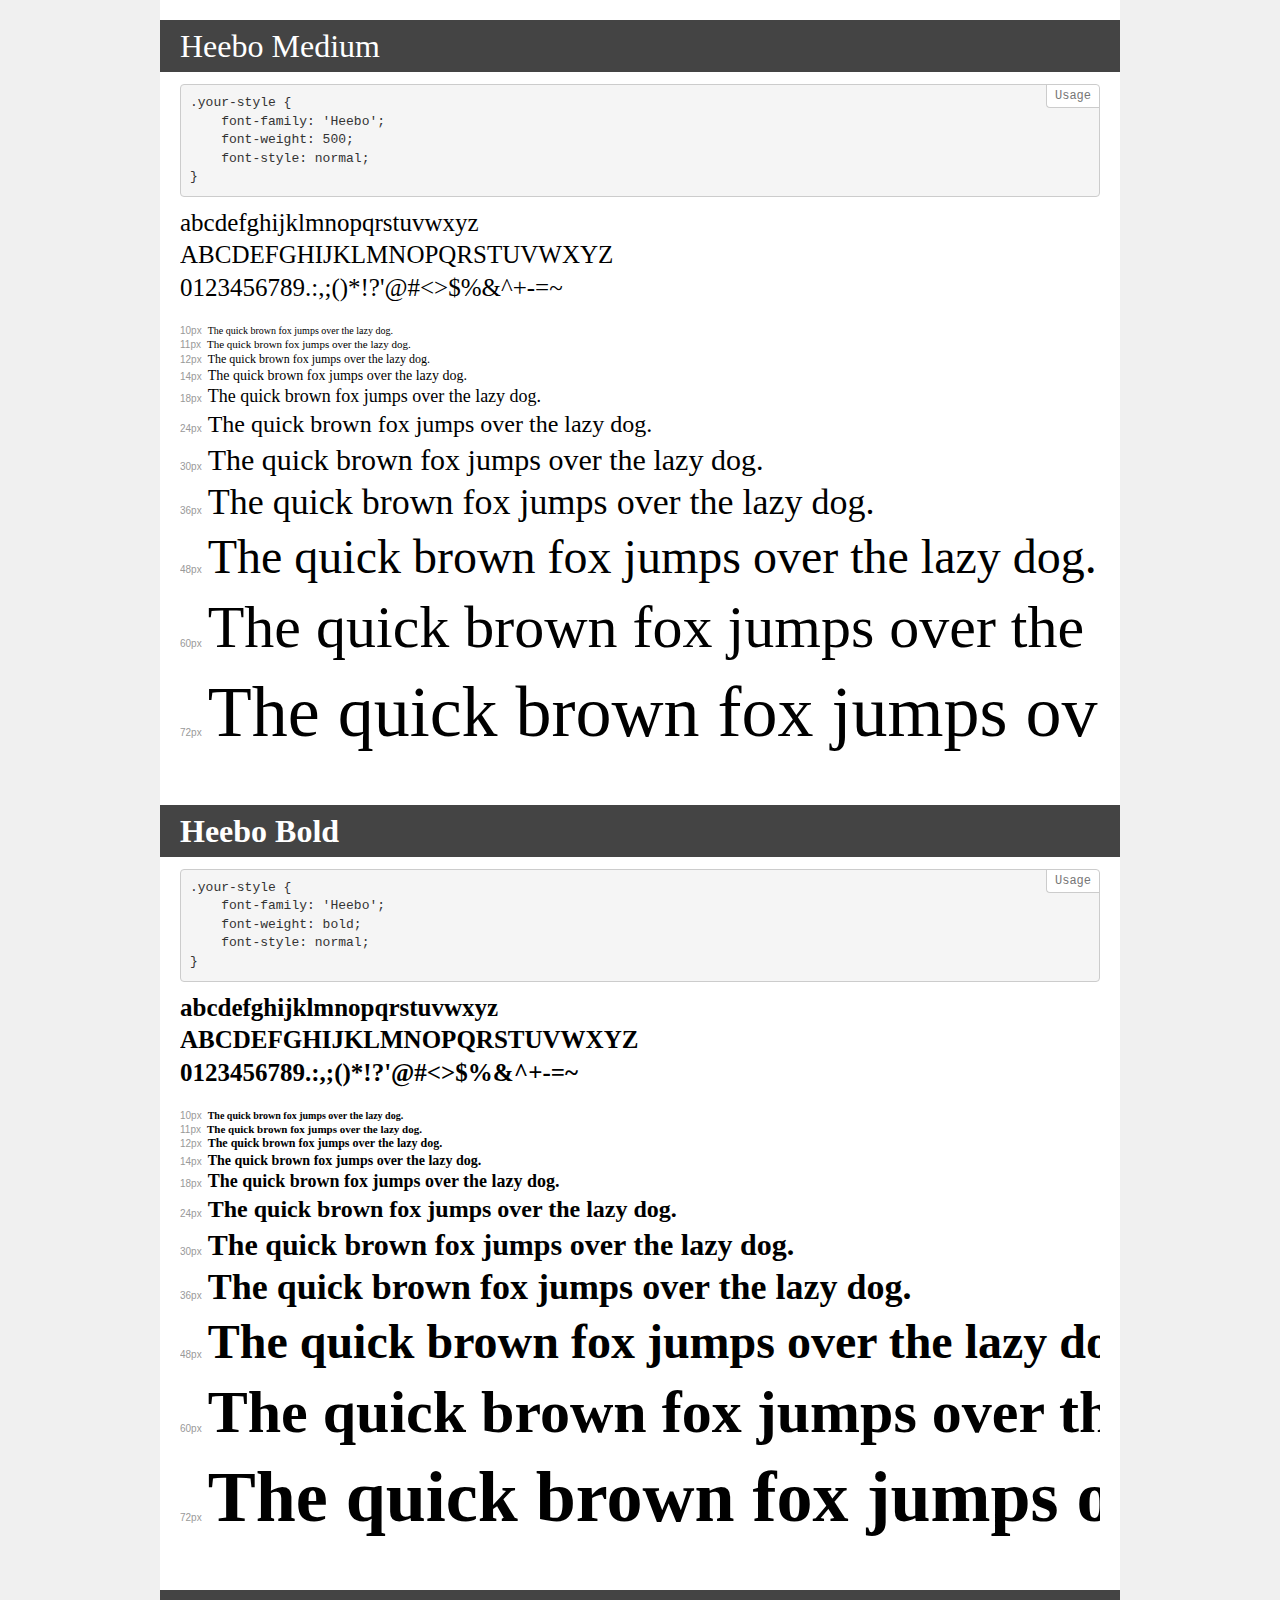
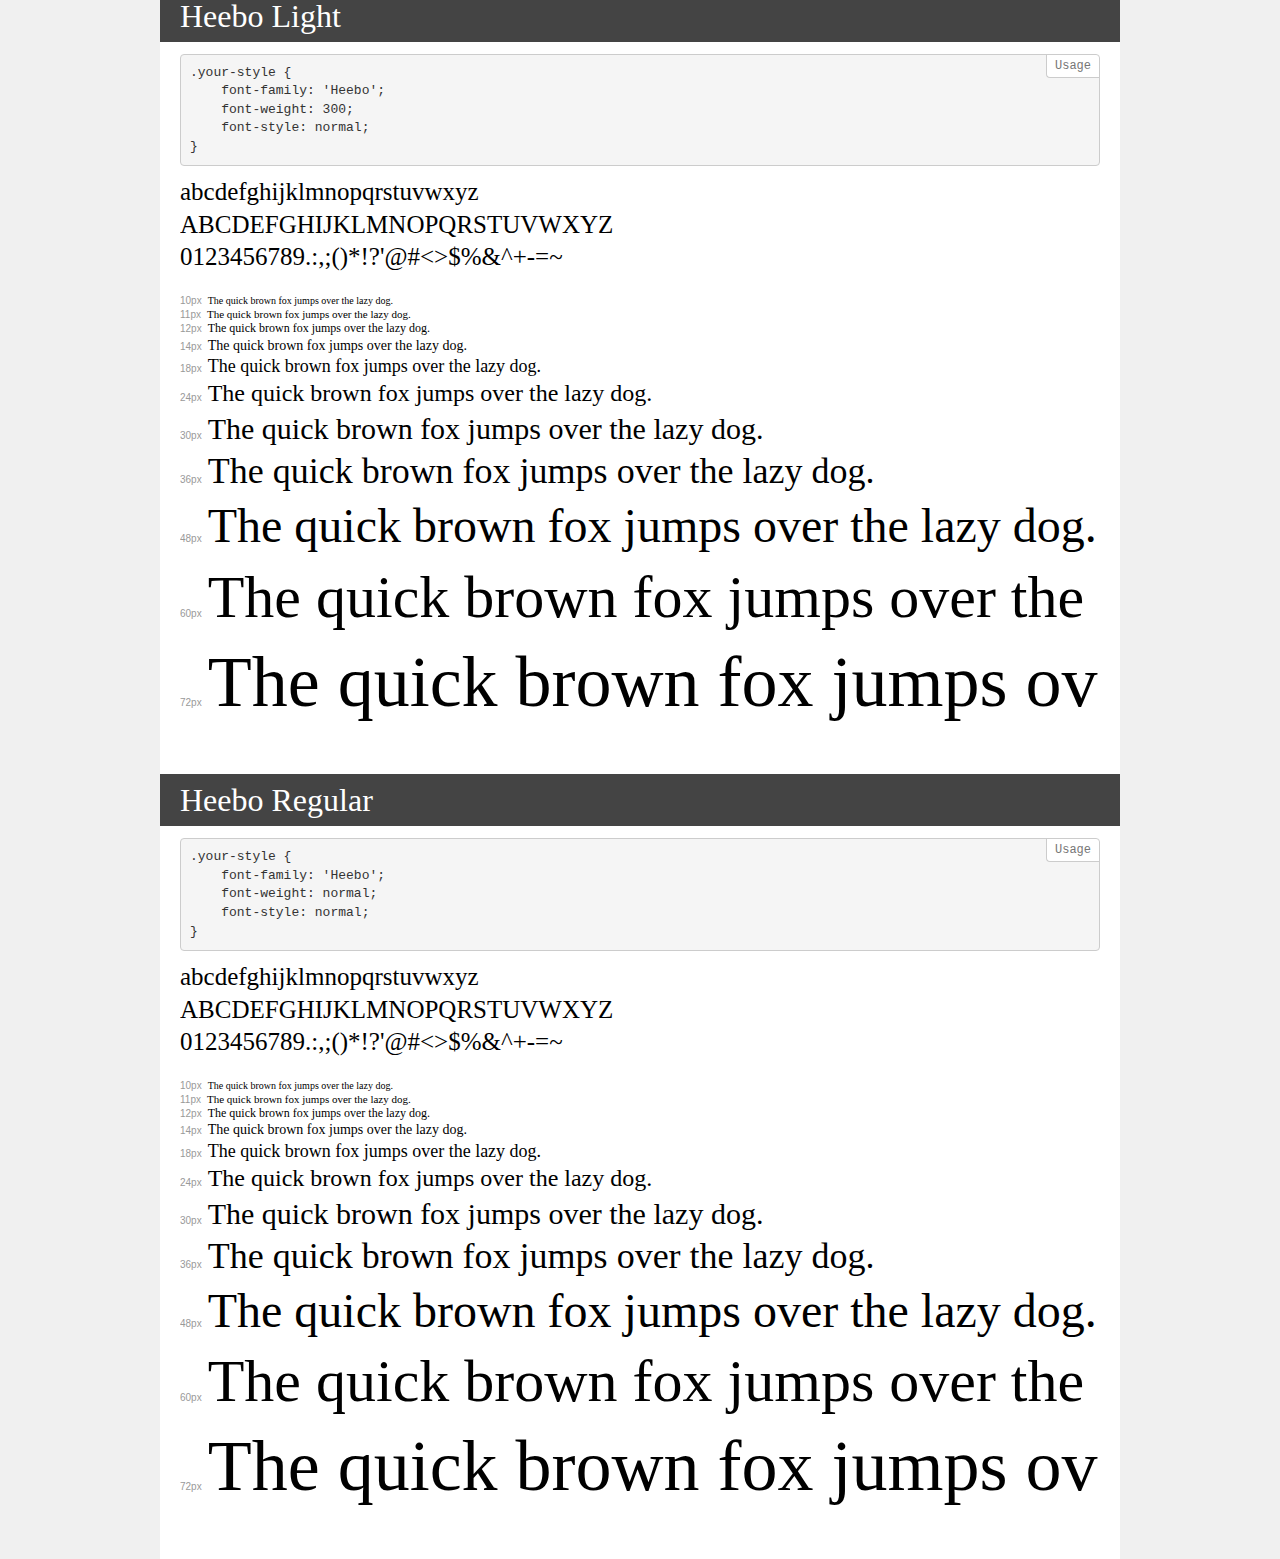
<file: fonts/demo.html>
<!DOCTYPE html>
<html lang="en">
<head>
    <meta charset="utf-8">
    <meta http-equiv="X-UA-Compatible" content="IE=edge">
    <meta name="viewport" content="width=device-width, initial-scale=1">
    <meta name="robots" content="noindex, noarchive">
    <meta name="format-detection" content="telephone=no">
    <title>Transfonter demo</title>
    <link href="stylesheet.css" rel="stylesheet">
    <style>
        /*
        http://meyerweb.com/eric/tools/css/reset/
        v2.0 | 20110126
        License: none (public domain)
        */
        html, body, div, span, applet, object, iframe,
        h1, h2, h3, h4, h5, h6, p, blockquote, pre,
        a, abbr, acronym, address, big, cite, code,
        del, dfn, em, img, ins, kbd, q, s, samp,
        small, strike, strong, sub, sup, tt, var,
        b, u, i, center,
        dl, dt, dd, ol, ul, li,
        fieldset, form, label, legend,
        table, caption, tbody, tfoot, thead, tr, th, td,
        article, aside, canvas, details, embed,
        figure, figcaption, footer, header, hgroup,
        menu, nav, output, ruby, section, summary,
        time, mark, audio, video {
            margin: 0;
            padding: 0;
            border: 0;
            font-size: 100%;
            font: inherit;
            vertical-align: baseline;
        }
        /* HTML5 display-role reset for older browsers */
        article, aside, details, figcaption, figure,
        footer, header, hgroup, menu, nav, section {
            display: block;
        }
        body {
            line-height: 1;
        }
        ol, ul {
            list-style: none;
        }
        blockquote, q {
            quotes: none;
        }
        blockquote:before, blockquote:after,
        q:before, q:after {
            content: '';
            content: none;
        }
        table {
            border-collapse: collapse;
            border-spacing: 0;
        }
        /* demo styles */
        body {
            background: #f0f0f0;
            color: #000;
        }
        .page {
            background: #fff;
            width: 920px;
            margin: 0 auto;
            padding: 20px 20px 0 20px;
            overflow: hidden;
        }
        .font-container {
            overflow-x: auto;
            overflow-y: hidden;
            margin-bottom: 40px;
            line-height: 1.3;
            white-space: nowrap;
            padding-bottom: 5px;
        }
        h1 {
            position: relative;
            background: #444;
            font-size: 32px;
            color: #fff;
            padding: 10px 20px;
            margin: 0 -20px 12px -20px;
        }
        .letters {
            font-size: 25px;
            margin-bottom: 20px;
        }
        .s10:before {
            content: '10px';
        }
        .s11:before {
            content: '11px';
        }
        .s12:before {
            content: '12px';
        }
        .s14:before {
            content: '14px';
        }
        .s18:before {
            content: '18px';
        }
        .s24:before {
            content: '24px';
        }
        .s30:before {
            content: '30px';
        }
        .s36:before {
            content: '36px';
        }
        .s48:before {
            content: '48px';
        }
        .s60:before {
            content: '60px';
        }
        .s72:before {
            content: '72px';
        }
        .s10:before, .s11:before, .s12:before, .s14:before,
        .s18:before, .s24:before, .s30:before, .s36:before,
        .s48:before, .s60:before, .s72:before {
            font-family: Arial, sans-serif;
            font-size: 10px;
            font-weight: normal;
            font-style: normal;
            color: #999;
            padding-right: 6px;
        }
        pre {
            display: block;
            position: relative;
            padding: 9px;
            margin: 0 0 10px;
            font-family: Monaco, Menlo, Consolas, "Courier New", monospace;
            font-size: 13px;
            line-height: 1.428571429;
            color: #333;
            font-weight: normal;
            font-style: normal;
            background-color: #f5f5f5;
            border: 1px solid #ccc;
            overflow-x: auto;
            border-radius: 4px;
        }
        pre:after {
            display: block;
            position: absolute;
            right: 0;
            top: 0;
            content: 'Usage';
            line-height: 1;
            padding: 5px 8px;
            font-size: 12px;
            color: #767676;
            background-color: #fff;
            border: 1px solid #ccc;
            border-right: none;
            border-top: none;
            border-radius: 0 4px 0 4px;
            z-index: 10;
        }
        /* responsive */
        @media (max-width: 959px) {
            .page {
                width: auto;
                margin: 0;
            }
        }
    </style>
</head>
<body>
<div class="page">
    <div class="demo">
        <h1 style="font-family: 'Heebo'; font-weight: 500; font-style: normal;">Heebo Medium</h1>
        <pre>.your-style {
    font-family: 'Heebo';
    font-weight: 500;
    font-style: normal;
}</pre>
        <div class="font-container" style="font-family: 'Heebo'; font-weight: 500; font-style: normal;">
            <p class="letters">
                abcdefghijklmnopqrstuvwxyz<br>
ABCDEFGHIJKLMNOPQRSTUVWXYZ<br>
                0123456789.:,;()*!?'@#<>$%&^+-=~
            </p>
            <p class="s10" style="font-size: 10px;">The quick brown fox jumps over the lazy dog.</p>
            <p class="s11" style="font-size: 11px;">The quick brown fox jumps over the lazy dog.</p>
            <p class="s12" style="font-size: 12px;">The quick brown fox jumps over the lazy dog.</p>
            <p class="s14" style="font-size: 14px;">The quick brown fox jumps over the lazy dog.</p>
            <p class="s18" style="font-size: 18px;">The quick brown fox jumps over the lazy dog.</p>
            <p class="s24" style="font-size: 24px;">The quick brown fox jumps over the lazy dog.</p>
            <p class="s30" style="font-size: 30px;">The quick brown fox jumps over the lazy dog.</p>
            <p class="s36" style="font-size: 36px;">The quick brown fox jumps over the lazy dog.</p>
            <p class="s48" style="font-size: 48px;">The quick brown fox jumps over the lazy dog.</p>
            <p class="s60" style="font-size: 60px;">The quick brown fox jumps over the lazy dog.</p>
            <p class="s72" style="font-size: 72px;">The quick brown fox jumps over the lazy dog.</p>
        </div>
    </div>
    <div class="demo">
        <h1 style="font-family: 'Heebo'; font-weight: bold; font-style: normal;">Heebo Bold</h1>
        <pre>.your-style {
    font-family: 'Heebo';
    font-weight: bold;
    font-style: normal;
}</pre>
        <div class="font-container" style="font-family: 'Heebo'; font-weight: bold; font-style: normal;">
            <p class="letters">
                abcdefghijklmnopqrstuvwxyz<br>
ABCDEFGHIJKLMNOPQRSTUVWXYZ<br>
                0123456789.:,;()*!?'@#<>$%&^+-=~
            </p>
            <p class="s10" style="font-size: 10px;">The quick brown fox jumps over the lazy dog.</p>
            <p class="s11" style="font-size: 11px;">The quick brown fox jumps over the lazy dog.</p>
            <p class="s12" style="font-size: 12px;">The quick brown fox jumps over the lazy dog.</p>
            <p class="s14" style="font-size: 14px;">The quick brown fox jumps over the lazy dog.</p>
            <p class="s18" style="font-size: 18px;">The quick brown fox jumps over the lazy dog.</p>
            <p class="s24" style="font-size: 24px;">The quick brown fox jumps over the lazy dog.</p>
            <p class="s30" style="font-size: 30px;">The quick brown fox jumps over the lazy dog.</p>
            <p class="s36" style="font-size: 36px;">The quick brown fox jumps over the lazy dog.</p>
            <p class="s48" style="font-size: 48px;">The quick brown fox jumps over the lazy dog.</p>
            <p class="s60" style="font-size: 60px;">The quick brown fox jumps over the lazy dog.</p>
            <p class="s72" style="font-size: 72px;">The quick brown fox jumps over the lazy dog.</p>
        </div>
    </div>
    <div class="demo">
        <h1 style="font-family: 'Heebo'; font-weight: 300; font-style: normal;">Heebo Light</h1>
        <pre>.your-style {
    font-family: 'Heebo';
    font-weight: 300;
    font-style: normal;
}</pre>
        <div class="font-container" style="font-family: 'Heebo'; font-weight: 300; font-style: normal;">
            <p class="letters">
                abcdefghijklmnopqrstuvwxyz<br>
ABCDEFGHIJKLMNOPQRSTUVWXYZ<br>
                0123456789.:,;()*!?'@#<>$%&^+-=~
            </p>
            <p class="s10" style="font-size: 10px;">The quick brown fox jumps over the lazy dog.</p>
            <p class="s11" style="font-size: 11px;">The quick brown fox jumps over the lazy dog.</p>
            <p class="s12" style="font-size: 12px;">The quick brown fox jumps over the lazy dog.</p>
            <p class="s14" style="font-size: 14px;">The quick brown fox jumps over the lazy dog.</p>
            <p class="s18" style="font-size: 18px;">The quick brown fox jumps over the lazy dog.</p>
            <p class="s24" style="font-size: 24px;">The quick brown fox jumps over the lazy dog.</p>
            <p class="s30" style="font-size: 30px;">The quick brown fox jumps over the lazy dog.</p>
            <p class="s36" style="font-size: 36px;">The quick brown fox jumps over the lazy dog.</p>
            <p class="s48" style="font-size: 48px;">The quick brown fox jumps over the lazy dog.</p>
            <p class="s60" style="font-size: 60px;">The quick brown fox jumps over the lazy dog.</p>
            <p class="s72" style="font-size: 72px;">The quick brown fox jumps over the lazy dog.</p>
        </div>
    </div>
    <div class="demo">
        <h1 style="font-family: 'Heebo'; font-weight: normal; font-style: normal;">Heebo Regular</h1>
        <pre>.your-style {
    font-family: 'Heebo';
    font-weight: normal;
    font-style: normal;
}</pre>
        <div class="font-container" style="font-family: 'Heebo'; font-weight: normal; font-style: normal;">
            <p class="letters">
                abcdefghijklmnopqrstuvwxyz<br>
ABCDEFGHIJKLMNOPQRSTUVWXYZ<br>
                0123456789.:,;()*!?'@#<>$%&^+-=~
            </p>
            <p class="s10" style="font-size: 10px;">The quick brown fox jumps over the lazy dog.</p>
            <p class="s11" style="font-size: 11px;">The quick brown fox jumps over the lazy dog.</p>
            <p class="s12" style="font-size: 12px;">The quick brown fox jumps over the lazy dog.</p>
            <p class="s14" style="font-size: 14px;">The quick brown fox jumps over the lazy dog.</p>
            <p class="s18" style="font-size: 18px;">The quick brown fox jumps over the lazy dog.</p>
            <p class="s24" style="font-size: 24px;">The quick brown fox jumps over the lazy dog.</p>
            <p class="s30" style="font-size: 30px;">The quick brown fox jumps over the lazy dog.</p>
            <p class="s36" style="font-size: 36px;">The quick brown fox jumps over the lazy dog.</p>
            <p class="s48" style="font-size: 48px;">The quick brown fox jumps over the lazy dog.</p>
            <p class="s60" style="font-size: 60px;">The quick brown fox jumps over the lazy dog.</p>
            <p class="s72" style="font-size: 72px;">The quick brown fox jumps over the lazy dog.</p>
        </div>
    </div>
</div>
</body>
</html>
</file>
<file: fonts/stylesheet.css>
@font-face {
    font-family: 'Heebo-Medium';
    src: url('Heebo-Medium.eot');
    src: url('Heebo-Medium.eot?#iefix') format('embedded-opentype'),
        url('Heebo-Medium.woff2') format('woff2'),
        url('Heebo-Medium.woff') format('woff'),
        url('Heebo-Medium.ttf') format('truetype');
    font-weight: 500;
    font-style: normal;
    font-display: swap;
}

@font-face {
    font-family: 'Heebo-Bold';
    src: url('Heebo-Bold.eot');
    src: url('Heebo-Bold.eot?#iefix') format('embedded-opentype'),
        url('Heebo-Bold.woff2') format('woff2'),
        url('Heebo-Bold.woff') format('woff'),
        url('Heebo-Bold.ttf') format('truetype');
    font-weight: bold;
    font-style: normal;
    font-display: swap;
}

@font-face {
    font-family: 'Heebo-light';
    src: url('Heebo-Light.eot');
    src: url('Heebo-Light.eot?#iefix') format('embedded-opentype'),
        url('Heebo-Light.woff2') format('woff2'),
        url('Heebo-Light.woff') format('woff'),
        url('Heebo-Light.ttf') format('truetype');
    font-weight: 300;
    font-style: normal;
    font-display: swap;
}

@font-face {
    font-family: 'Heebo-Regular';
    src: url('Heebo-Regular.eot');
    src: url('Heebo-Regular.eot?#iefix') format('embedded-opentype'),
        url('Heebo-Regular.woff2') format('woff2'),
        url('Heebo-Regular.woff') format('woff'),
        url('Heebo-Regular.ttf') format('truetype');
    font-weight: normal;
    font-style: normal;
    font-display: swap;
}
</file>
